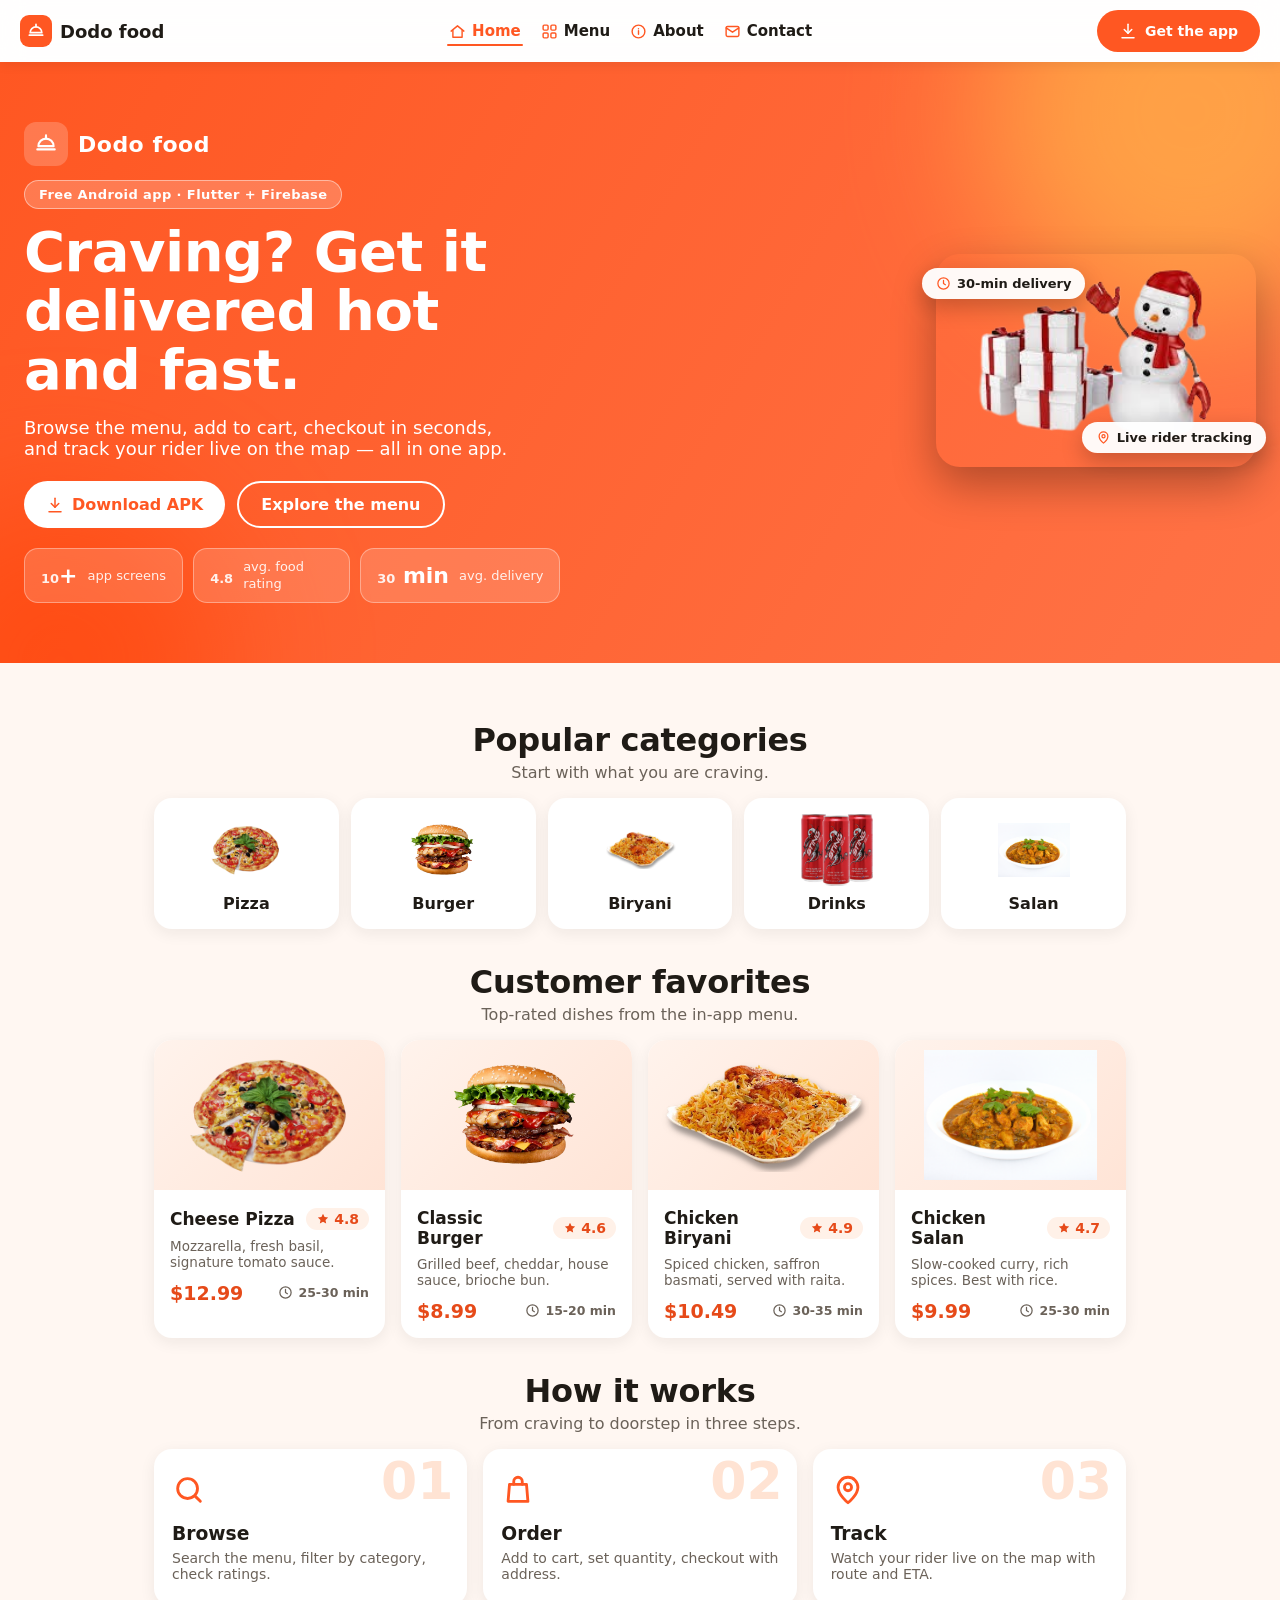
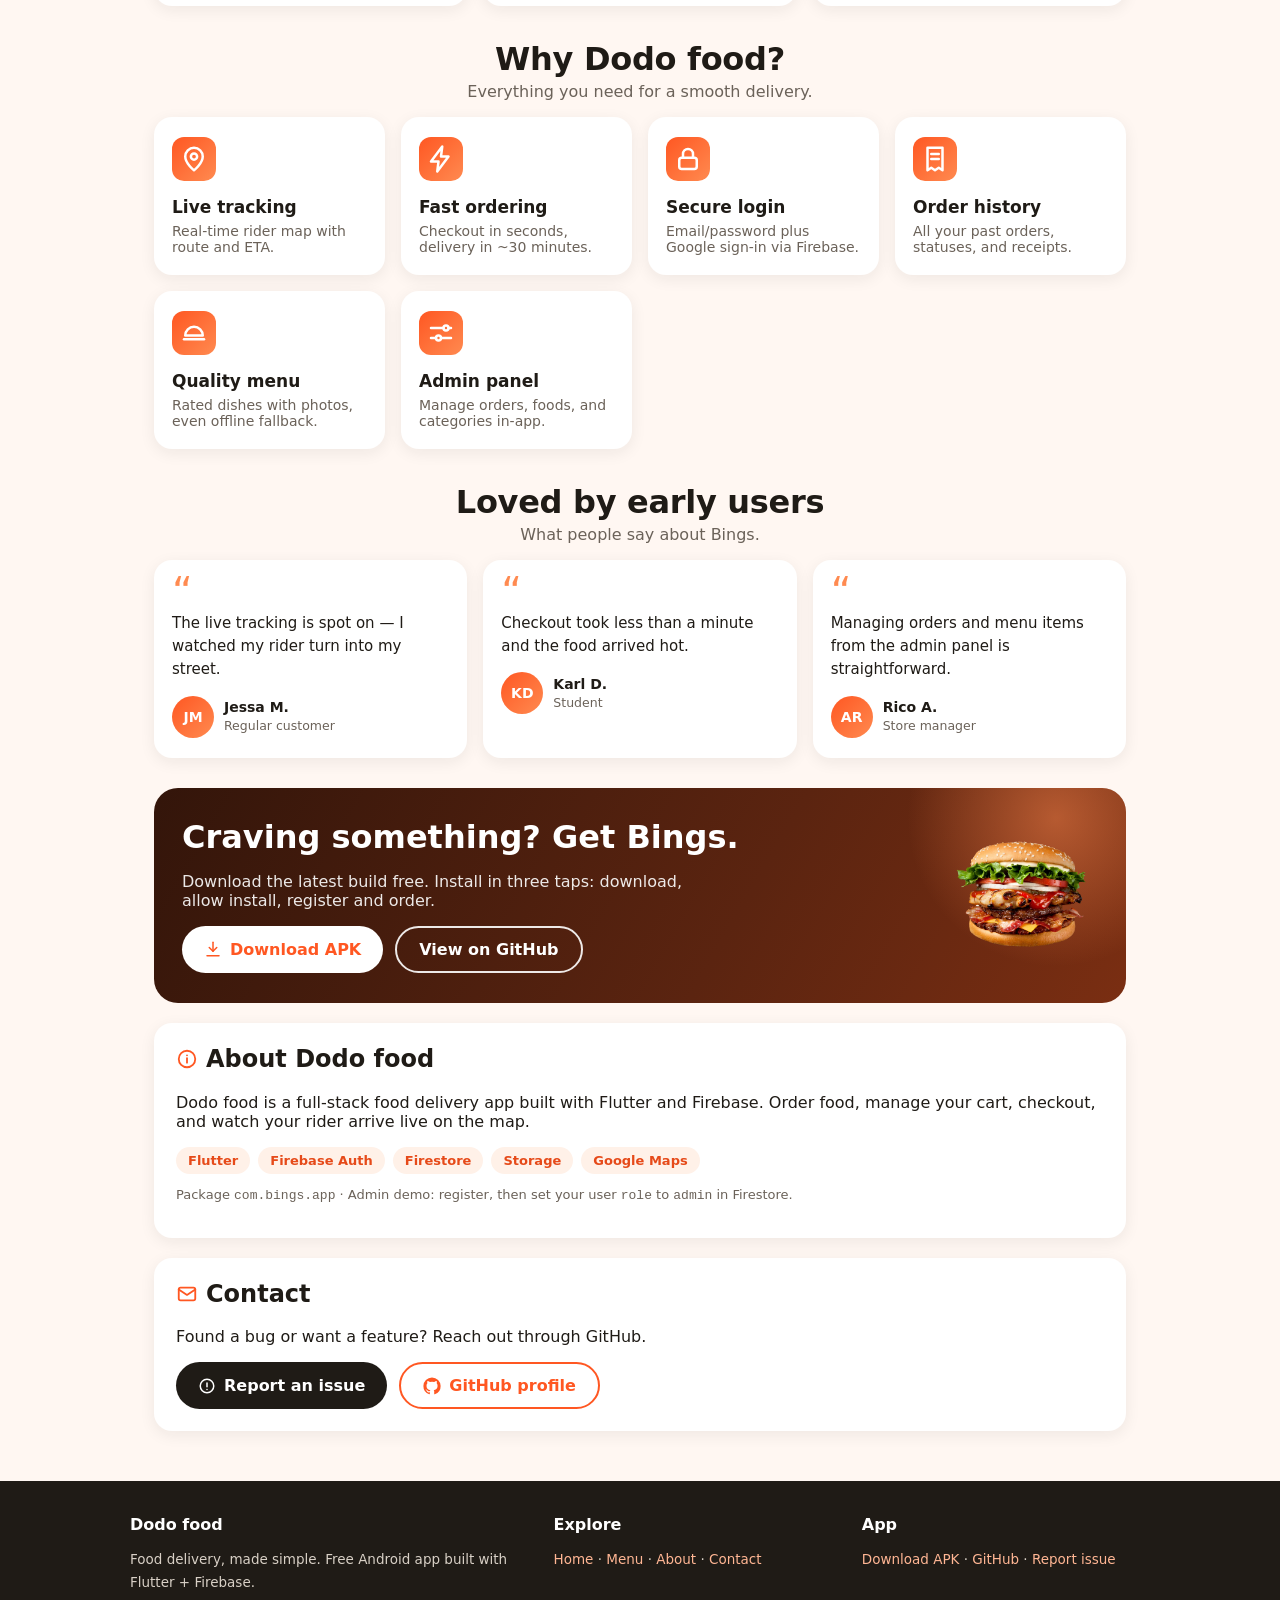
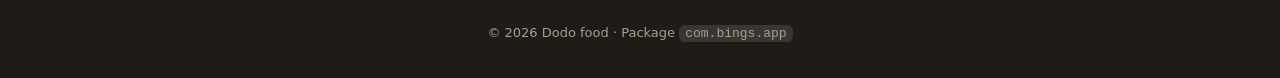
<file: landing/index.html>
<!DOCTYPE html>
<html lang="en">
<head>
<meta charset="UTF-8">
<meta name="viewport" content="width=device-width, initial-scale=1.0">
<meta name="description" content="Dodo food - Food Delivery App for Android. Browse foods, cart, checkout, live rider tracking. Download the APK.">
<meta name="theme-color" content="#ff5722">
<title>Dodo food — Food Delivery App</title>
<link rel="stylesheet" href="style.css">
<script src="script.js" defer></script>
</head>
<body>
<nav class="topnav">
  <a class="nav-brand" href="#home"><span class="logo sm" aria-hidden="true"><svg viewBox="0 0 24 24" fill="none" stroke="currentColor" stroke-width="2" stroke-linecap="round" stroke-linejoin="round"><path d="M4 17h16"/><path d="M12 7a7 7 0 0 1 7 7H5a7 7 0 0 1 7-7Z"/><path d="M12 7V5"/><circle cx="12" cy="4" r="1" fill="currentColor" stroke="none"/></svg></span>Dodo food</a>
  <div class="nav-links">
    <a href="#home" class="active"><svg viewBox="0 0 24 24" fill="none" stroke="currentColor" stroke-width="2" stroke-linecap="round" stroke-linejoin="round" aria-hidden="true"><path d="M3 11.5 12 4l9 7.5"/><path d="M5.5 10.5V20h13v-9.5"/></svg>Home</a>
    <a href="#menu"><svg viewBox="0 0 24 24" fill="none" stroke="currentColor" stroke-width="2" stroke-linecap="round" stroke-linejoin="round" aria-hidden="true"><rect x="3" y="3" width="7" height="7" rx="1.5"/><rect x="14" y="3" width="7" height="7" rx="1.5"/><rect x="3" y="14" width="7" height="7" rx="1.5"/><rect x="14" y="14" width="7" height="7" rx="1.5"/></svg>Menu</a>
    <a href="#about"><svg viewBox="0 0 24 24" fill="none" stroke="currentColor" stroke-width="2" stroke-linecap="round" stroke-linejoin="round" aria-hidden="true"><circle cx="12" cy="12" r="9"/><path d="M12 11v5"/><circle cx="12" cy="8" r="1" fill="currentColor" stroke="none"/></svg>About</a>
    <a href="#contact"><svg viewBox="0 0 24 24" fill="none" stroke="currentColor" stroke-width="2" stroke-linecap="round" stroke-linejoin="round" aria-hidden="true"><rect x="3" y="5" width="18" height="14" rx="2"/><path d="m3 7 9 6 9-6"/></svg>Contact</a>
  </div>
  <a class="btn nav-cta" href="https://github.com/merjohnpagente/Delivery-App/releases/download/latest/bings-app.apk"><svg class="icon" viewBox="0 0 24 24" fill="none" stroke="currentColor" stroke-width="2" stroke-linecap="round" stroke-linejoin="round" aria-hidden="true"><path d="M12 3v12"/><path d="m7 10 5 5 5-5"/><path d="M4 21h16"/></svg><span>Get the app</span></a>
</nav>

<header class="hero" id="home">
  <div class="hero-inner">
    <div class="brand">
      <span class="logo" aria-hidden="true"><svg viewBox="0 0 24 24" fill="none" stroke="currentColor" stroke-width="2" stroke-linecap="round" stroke-linejoin="round"><path d="M4 17h16"/><path d="M12 7a7 7 0 0 1 7 7H5a7 7 0 0 1 7-7Z"/><path d="M12 7V5"/><circle cx="12" cy="4" r="1" fill="currentColor" stroke="none"/></svg></span>
      <span class="brand-name">Dodo food</span>
    </div>
    <span class="pill">Free Android app · Flutter + Firebase</span>
    <h1>Craving? Get it delivered hot and fast.</h1>
    <p class="sub">Browse the menu, add to cart, checkout in seconds, and track your rider live on the map — all in one app.</p>
    <div class="cta">
      <a class="btn primary" href="https://github.com/merjohnpagente/Delivery-App/releases/download/latest/bings-app.apk"><svg class="icon" viewBox="0 0 24 24" fill="none" stroke="currentColor" stroke-width="2" stroke-linecap="round" stroke-linejoin="round" aria-hidden="true"><path d="M12 3v12"/><path d="m7 10 5 5 5-5"/><path d="M4 21h16"/></svg>Download APK</a>
      <a class="btn ghost" href="#menu">Explore the menu</a>
    </div>
    <div class="stats">
      <div class="stat"><strong><span data-count="10">0</span>+</strong><span>app screens</span></div>
      <div class="stat"><strong><span data-count="4.8" data-decimals="1">0</span></strong><span>avg. food rating</span></div>
      <div class="stat"><strong><span data-count="30">0</span> min</strong><span>avg. delivery</span></div>
    </div>
  </div>
  <div class="hero-art">
    <img src="assets/cover-image.png" alt="Dodo food food delivery">
    <span class="chip chip-a"><svg viewBox="0 0 24 24" fill="none" stroke="currentColor" stroke-width="2" stroke-linecap="round" stroke-linejoin="round" aria-hidden="true"><circle cx="12" cy="12" r="9"/><path d="M12 7v5l3 2"/></svg>30-min delivery</span>
    <span class="chip chip-b"><svg viewBox="0 0 24 24" fill="none" stroke="currentColor" stroke-width="2" stroke-linecap="round" stroke-linejoin="round" aria-hidden="true"><path d="M12 21s-7-5.5-7-11a7 7 0 0 1 14 0c0 5.5-7 11-7 11Z"/><circle cx="12" cy="10" r="2.5"/></svg>Live rider tracking</span>
  </div>
</header>

<main class="container">
  <h2 class="section-title reveal">Popular categories</h2>
  <p class="section-sub reveal" style="--d:.05s">Start with what you are craving.</p>
  <section class="cats" id="menu">
    <a class="cat reveal" style="--d:.05s" href="#favorites"><img src="assets/pizza.png" alt="Pizza"><span>Pizza</span></a>
    <a class="cat reveal" style="--d:.1s" href="#favorites"><img src="assets/burger.png" alt="Burger"><span>Burger</span></a>
    <a class="cat reveal" style="--d:.15s" href="#favorites"><img src="assets/biryani.png" alt="Biryani"><span>Biryani</span></a>
    <a class="cat reveal" style="--d:.2s" href="#favorites"><img src="assets/drink.png" alt="Drinks"><span>Drinks</span></a>
    <a class="cat reveal" style="--d:.25s" href="#favorites"><img src="assets/salan.png" alt="Salan"><span>Salan</span></a>
  </section>

  <h2 class="section-title reveal">Customer favorites</h2>
  <p class="section-sub reveal" style="--d:.05s">Top-rated dishes from the in-app menu.</p>
  <section class="dishes" id="favorites">
    <article class="dish reveal" style="--d:.05s">
      <img src="assets/pizza.png" alt="Cheese Pizza">
      <div class="dish-body">
        <div class="dish-top"><h3>Cheese Pizza</h3><span class="rating"><svg viewBox="0 0 24 24" fill="currentColor" aria-hidden="true"><path d="m12 3 2.7 5.6 6.1.8-4.5 4.2 1.1 6-5.4-3-5.4 3 1.1-6L3.2 9.4l6.1-.8Z"/></svg>4.8</span></div>
        <p>Mozzarella, fresh basil, signature tomato sauce.</p>
        <div class="dish-foot"><span class="price">$12.99</span><span class="time"><svg viewBox="0 0 24 24" fill="none" stroke="currentColor" stroke-width="2" stroke-linecap="round" stroke-linejoin="round" aria-hidden="true"><circle cx="12" cy="12" r="9"/><path d="M12 7v5l3 2"/></svg>25-30 min</span></div>
      </div>
    </article>
    <article class="dish reveal" style="--d:.1s">
      <img src="assets/burger.png" alt="Classic Burger">
      <div class="dish-body">
        <div class="dish-top"><h3>Classic Burger</h3><span class="rating"><svg viewBox="0 0 24 24" fill="currentColor" aria-hidden="true"><path d="m12 3 2.7 5.6 6.1.8-4.5 4.2 1.1 6-5.4-3-5.4 3 1.1-6L3.2 9.4l6.1-.8Z"/></svg>4.6</span></div>
        <p>Grilled beef, cheddar, house sauce, brioche bun.</p>
        <div class="dish-foot"><span class="price">$8.99</span><span class="time"><svg viewBox="0 0 24 24" fill="none" stroke="currentColor" stroke-width="2" stroke-linecap="round" stroke-linejoin="round" aria-hidden="true"><circle cx="12" cy="12" r="9"/><path d="M12 7v5l3 2"/></svg>15-20 min</span></div>
      </div>
    </article>
    <article class="dish reveal" style="--d:.15s">
      <img src="assets/biryani.png" alt="Chicken Biryani">
      <div class="dish-body">
        <div class="dish-top"><h3>Chicken Biryani</h3><span class="rating"><svg viewBox="0 0 24 24" fill="currentColor" aria-hidden="true"><path d="m12 3 2.7 5.6 6.1.8-4.5 4.2 1.1 6-5.4-3-5.4 3 1.1-6L3.2 9.4l6.1-.8Z"/></svg>4.9</span></div>
        <p>Spiced chicken, saffron basmati, served with raita.</p>
        <div class="dish-foot"><span class="price">$10.49</span><span class="time"><svg viewBox="0 0 24 24" fill="none" stroke="currentColor" stroke-width="2" stroke-linecap="round" stroke-linejoin="round" aria-hidden="true"><circle cx="12" cy="12" r="9"/><path d="M12 7v5l3 2"/></svg>30-35 min</span></div>
      </div>
    </article>
    <article class="dish reveal" style="--d:.2s">
      <img src="assets/salan.png" alt="Chicken Salan">
      <div class="dish-body">
        <div class="dish-top"><h3>Chicken Salan</h3><span class="rating"><svg viewBox="0 0 24 24" fill="currentColor" aria-hidden="true"><path d="m12 3 2.7 5.6 6.1.8-4.5 4.2 1.1 6-5.4-3-5.4 3 1.1-6L3.2 9.4l6.1-.8Z"/></svg>4.7</span></div>
        <p>Slow-cooked curry, rich spices. Best with rice.</p>
        <div class="dish-foot"><span class="price">$9.99</span><span class="time"><svg viewBox="0 0 24 24" fill="none" stroke="currentColor" stroke-width="2" stroke-linecap="round" stroke-linejoin="round" aria-hidden="true"><circle cx="12" cy="12" r="9"/><path d="M12 7v5l3 2"/></svg>25-30 min</span></div>
      </div>
    </article>
  </section>

  <h2 class="section-title reveal">How it works</h2>
  <p class="section-sub reveal" style="--d:.05s">From craving to doorstep in three steps.</p>
  <section class="steps" id="how">
    <div class="step reveal" style="--d:.05s">
      <span class="step-num">01</span>
      <svg viewBox="0 0 24 24" fill="none" stroke="currentColor" stroke-width="2" stroke-linecap="round" stroke-linejoin="round" aria-hidden="true"><circle cx="11" cy="11" r="7"/><path d="m20 20-3.5-3.5"/></svg>
      <h3>Browse</h3>
      <p>Search the menu, filter by category, check ratings.</p>
    </div>
    <div class="step reveal" style="--d:.12s">
      <span class="step-num">02</span>
      <svg viewBox="0 0 24 24" fill="none" stroke="currentColor" stroke-width="2" stroke-linecap="round" stroke-linejoin="round" aria-hidden="true"><path d="M6 8h12l1 12H5Z"/><path d="M9 8V6a3 3 0 0 1 6 0v2"/></svg>
      <h3>Order</h3>
      <p>Add to cart, set quantity, checkout with address.</p>
    </div>
    <div class="step reveal" style="--d:.19s">
      <span class="step-num">03</span>
      <svg viewBox="0 0 24 24" fill="none" stroke="currentColor" stroke-width="2" stroke-linecap="round" stroke-linejoin="round" aria-hidden="true"><path d="M12 21s-7-5.5-7-11a7 7 0 0 1 14 0c0 5.5-7 11-7 11Z"/><circle cx="12" cy="10" r="2.5"/></svg>
      <h3>Track</h3>
      <p>Watch your rider live on the map with route and ETA.</p>
    </div>
  </section>

  <h2 class="section-title reveal">Why Dodo food?</h2>
  <p class="section-sub reveal" style="--d:.05s">Everything you need for a smooth delivery.</p>
  <section class="features" id="features">
    <div class="feature reveal" style="--d:.05s">
      <svg viewBox="0 0 24 24" fill="none" stroke="currentColor" stroke-width="2" stroke-linecap="round" stroke-linejoin="round" aria-hidden="true"><path d="M12 21s-7-5.5-7-11a7 7 0 0 1 14 0c0 5.5-7 11-7 11Z"/><circle cx="12" cy="10" r="2.5"/></svg>
      <h3>Live tracking</h3><p>Real-time rider map with route and ETA.</p>
    </div>
    <div class="feature reveal" style="--d:.1s">
      <svg viewBox="0 0 24 24" fill="none" stroke="currentColor" stroke-width="2" stroke-linecap="round" stroke-linejoin="round" aria-hidden="true"><path d="M13 2 4 14h6l-1 8 9-12h-6Z"/></svg>
      <h3>Fast ordering</h3><p>Checkout in seconds, delivery in ~30 minutes.</p>
    </div>
    <div class="feature reveal" style="--d:.15s">
      <svg viewBox="0 0 24 24" fill="none" stroke="currentColor" stroke-width="2" stroke-linecap="round" stroke-linejoin="round" aria-hidden="true"><rect x="5" y="11" width="14" height="9" rx="2"/><path d="M8 11V8a4 4 0 0 1 8 0v3"/></svg>
      <h3>Secure login</h3><p>Email/password plus Google sign-in via Firebase.</p>
    </div>
    <div class="feature reveal" style="--d:.2s">
      <svg viewBox="0 0 24 24" fill="none" stroke="currentColor" stroke-width="2" stroke-linecap="round" stroke-linejoin="round" aria-hidden="true"><path d="M6 3h12v18l-3-2-3 2-3-2-3 2Z"/><path d="M9 8h6M9 12h6"/></svg>
      <h3>Order history</h3><p>All your past orders, statuses, and receipts.</p>
    </div>
    <div class="feature reveal" style="--d:.25s">
      <svg viewBox="0 0 24 24" fill="none" stroke="currentColor" stroke-width="2" stroke-linecap="round" stroke-linejoin="round" aria-hidden="true"><path d="M4 17h16"/><path d="M12 7a7 7 0 0 1 7 7H5a7 7 0 0 1 7-7Z"/></svg>
      <h3>Quality menu</h3><p>Rated dishes with photos, even offline fallback.</p>
    </div>
    <div class="feature reveal" style="--d:.3s">
      <svg viewBox="0 0 24 24" fill="none" stroke="currentColor" stroke-width="2" stroke-linecap="round" stroke-linejoin="round" aria-hidden="true"><path d="M4 8h10M18 8h2M4 16h4M12 16h8"/><circle cx="16" cy="8" r="2"/><circle cx="10" cy="16" r="2"/></svg>
      <h3>Admin panel</h3><p>Manage orders, foods, and categories in-app.</p>
    </div>
  </section>

  <h2 class="section-title reveal">Loved by early users</h2>
  <p class="section-sub reveal" style="--d:.05s">What people say about Bings.</p>
  <section class="quotes">
    <figure class="quote reveal" style="--d:.05s">
      <blockquote>The live tracking is spot on — I watched my rider turn into my street.</blockquote>
      <figcaption><span class="avatar">JM</span><span><strong>Jessa M.</strong><em>Regular customer</em></span></figcaption>
    </figure>
    <figure class="quote reveal" style="--d:.12s">
      <blockquote>Checkout took less than a minute and the food arrived hot.</blockquote>
      <figcaption><span class="avatar">KD</span><span><strong>Karl D.</strong><em>Student</em></span></figcaption>
    </figure>
    <figure class="quote reveal" style="--d:.19s">
      <blockquote>Managing orders and menu items from the admin panel is straightforward.</blockquote>
      <figcaption><span class="avatar">AR</span><span><strong>Rico A.</strong><em>Store manager</em></span></figcaption>
    </figure>
  </section>

  <section class="banner reveal" id="download">
    <div>
      <h2>Craving something? Get Bings.</h2>
      <p>Download the latest build free. Install in three taps: download, allow install, register and order.</p>
      <div class="cta-row">
        <a class="btn primary" href="https://github.com/merjohnpagente/Delivery-App/releases/download/latest/bings-app.apk"><svg class="icon" viewBox="0 0 24 24" fill="none" stroke="currentColor" stroke-width="2" stroke-linecap="round" stroke-linejoin="round" aria-hidden="true"><path d="M12 3v12"/><path d="m7 10 5 5 5-5"/><path d="M4 21h16"/></svg>Download APK</a>
        <a class="btn ghost-dark" href="https://github.com/merjohnpagente/Delivery-App">View on GitHub</a>
      </div>
    </div>
    <img src="assets/burger.png" alt="Dodo food burger">
  </section>

  <section class="panel reveal" id="about">
    <h2><svg viewBox="0 0 24 24" fill="none" stroke="currentColor" stroke-width="2" stroke-linecap="round" stroke-linejoin="round" aria-hidden="true"><circle cx="12" cy="12" r="9"/><path d="M12 11v5"/><circle cx="12" cy="8" r="1" fill="currentColor" stroke="none"/></svg>About Dodo food</h2>
    <p>Dodo food is a full-stack food delivery app built with Flutter and Firebase. Order food, manage your cart, checkout, and watch your rider arrive live on the map.</p>
    <div class="chips">
      <span>Flutter</span><span>Firebase Auth</span><span>Firestore</span><span>Storage</span><span>Google Maps</span>
    </div>
    <p class="tiny">Package <code>com.bings.app</code> · Admin demo: register, then set your user <code>role</code> to <code>admin</code> in Firestore.</p>
  </section>

  <section class="panel reveal" id="contact">
    <h2><svg viewBox="0 0 24 24" fill="none" stroke="currentColor" stroke-width="2" stroke-linecap="round" stroke-linejoin="round" aria-hidden="true"><rect x="3" y="5" width="18" height="14" rx="2"/><path d="m3 7 9 6 9-6"/></svg>Contact</h2>
    <p>Found a bug or want a feature? Reach out through GitHub.</p>
    <div class="cta-row">
      <a class="btn dark" href="https://github.com/merjohnpagente/Delivery-App/issues"><svg class="icon" viewBox="0 0 24 24" fill="none" stroke="currentColor" stroke-width="2" stroke-linecap="round" stroke-linejoin="round" aria-hidden="true"><circle cx="12" cy="12" r="9"/><path d="M12 8v5"/><path d="M12 16.5v.01"/></svg>Report an issue</a>
      <a class="btn light" href="https://github.com/merjohnpagente"><svg class="icon" viewBox="0 0 24 24" fill="currentColor" aria-hidden="true"><path d="M12 .5A11.5 11.5 0 0 0 .5 12a11.5 11.5 0 0 0 7.86 10.93c.58.1.79-.25.79-.55v-2c-3.2.7-3.87-1.36-3.87-1.36-.52-1.33-1.28-1.68-1.28-1.68-1.04-.71.08-.7.08-.7 1.15.08 1.76 1.19 1.76 1.19 1.03 1.75 2.69 1.25 3.35.95.1-.74.4-1.25.72-1.53-2.55-.29-5.23-1.28-5.23-5.68 0-1.26.45-2.28 1.19-3.09-.12-.29-.52-1.46.11-3.05 0 0 .97-.31 3.18 1.18a11 11 0 0 1 5.8 0c2.2-1.49 3.17-1.18 3.17-1.18.63 1.59.23 2.76.11 3.05.74.81 1.19 1.83 1.19 3.09 0 4.41-2.69 5.38-5.25 5.67.41.35.77 1.05.77 2.12v3.14c0 .3.2.66.8.55A11.5 11.5 0 0 0 23.5 12 11.5 11.5 0 0 0 12 .5Z"/></svg>GitHub profile</a>
    </div>
  </section>
</main>

<footer>
  <div class="foot-grid">
    <div>
      <strong>Dodo food</strong>
      <p>Food delivery, made simple. Free Android app built with Flutter + Firebase.</p>
    </div>
    <div>
      <strong>Explore</strong>
      <p><a href="#home">Home</a> · <a href="#menu">Menu</a> · <a href="#about">About</a> · <a href="#contact">Contact</a></p>
    </div>
    <div>
      <strong>App</strong>
      <p><a href="https://github.com/merjohnpagente/Delivery-App/releases/download/latest/bings-app.apk">Download APK</a> · <a href="https://github.com/merjohnpagente/Delivery-App">GitHub</a> · <a href="https://github.com/merjohnpagente/Delivery-App/issues">Report issue</a></p>
    </div>
  </div>
  <p class="tiny">© <span id="year">2026</span> Dodo food · Package <code>com.bings.app</code></p>
</footer>
</body>
</html>
</file>
<file: landing/style.css>
:root {
  --brand: #ff5722;
  --brand-deep: #e64a19;
  --brand-soft: #ff8a50;
  --dark: #1f1b16;
  --muted: #6b6259;
  --bg: #fff7f2;
  --card: #ffffff;
  --radius: 18px;
  --shadow-sm: 0 4px 16px rgba(31,27,22,.07);
  --shadow-md: 0 14px 34px rgba(255,87,34,.20);
  --ease-out: cubic-bezier(.16,1,.3,1);
}
* { box-sizing: border-box; }
html { scroll-behavior: smooth; }
body { margin: 0; font-family: system-ui, -apple-system, "Segoe UI", Roboto, sans-serif; background: var(--bg); color: var(--dark); -webkit-font-smoothing: antialiased; }
section { scroll-margin-top: 70px; }

/* ---------- Nav ---------- */
.topnav { position: sticky; top: 0; z-index: 20; display: flex; align-items: center; justify-content: space-between; gap: 12px; padding: 10px 20px; background: rgba(255,255,255,.88); backdrop-filter: blur(12px); -webkit-backdrop-filter: blur(12px); box-shadow: 0 2px 12px rgba(0,0,0,.08); }
.nav-brand { display: flex; align-items: center; gap: 8px; font-weight: 800; font-size: 18px; color: var(--dark); text-decoration: none; }
.logo { display: inline-flex; align-items: center; justify-content: center; width: 44px; height: 44px; border-radius: 12px; background: rgba(255,255,255,.2); }
.logo svg { width: 26px; height: 26px; }
.logo.sm { width: 32px; height: 32px; border-radius: 9px; background: var(--brand); color: #fff; transition: transform .25s ease; }
.logo.sm svg { width: 20px; height: 20px; }
.nav-brand:hover .logo.sm { transform: rotate(-8deg) scale(1.05); }
.nav-links { display: flex; gap: 16px; }
.nav-links a { position: relative; display: flex; align-items: center; gap: 6px; color: var(--dark); text-decoration: none; font-weight: 600; font-size: 15px; padding: 6px 2px; transition: color .25s ease; }
.nav-links a svg { width: 17px; height: 17px; color: var(--brand); }
.nav-links a::after { content: ""; position: absolute; left: 0; bottom: 0; height: 2px; width: 0; background: var(--brand); border-radius: 2px; transition: width .25s ease; }
.nav-links a:hover::after, .nav-links a.active::after { width: 100%; }
.nav-links a.active { color: var(--brand); }
.nav-cta { padding: 9px 16px; font-size: 14px; background: var(--brand); color: #fff; }
.nav-cta:hover { background: var(--brand-deep); box-shadow: var(--shadow-md); }

/* ---------- Buttons / icons ---------- */
.icon { width: 18px; height: 18px; }
.btn { display: inline-flex; align-items: center; gap: 8px; padding: 12px 22px; border-radius: 999px; text-decoration: none; font-weight: 700; transition: transform .2s ease, box-shadow .2s ease, background .2s ease, color .2s ease; }
.btn:hover { transform: translateY(-2px); }
.btn:active { transform: translateY(0); }
.btn.primary { background: #fff; color: var(--brand); }
.btn.primary:hover { box-shadow: 0 12px 26px rgba(0,0,0,.28); }
.btn.ghost { border: 2px solid #fff; color: #fff; }
.btn.ghost:hover { background: rgba(255,255,255,.16); }
.btn.ghost-dark { border: 2px solid rgba(255,255,255,.9); color: #fff; }
.btn.ghost-dark:hover { background: rgba(255,255,255,.16); }
.btn.dark { background: var(--dark); color: #fff; }
.btn.dark:hover { background: #000; box-shadow: var(--shadow-sm); }
.btn.light { border: 2px solid var(--brand); color: var(--brand); }
.btn.light:hover { background: var(--brand); color: #fff; }

/* ---------- Hero ---------- */
.hero { position: relative; overflow: hidden; display: flex; gap: 24px; align-items: center; justify-content: space-between; padding: 60px 24px; background: linear-gradient(120deg, #ff5722, #ff7043 45%, #ff8a50); background-size: 200% 200%; animation: heroShift 12s ease-in-out infinite alternate; color: #fff; flex-wrap: wrap; }
@keyframes heroShift { from { background-position: 0% 40%; } to { background-position: 100% 60%; } }
.hero::before, .hero::after { content: ""; position: absolute; border-radius: 50%; filter: blur(70px); opacity: .5; pointer-events: none; }
.hero::before { width: 420px; height: 420px; background: #ffd54f; top: -160px; right: -120px; animation: blob 14s ease-in-out infinite alternate; }
.hero::after { width: 340px; height: 340px; background: #ff3d00; bottom: -170px; left: -110px; animation: blob 18s ease-in-out infinite alternate-reverse; }
@keyframes blob { from { transform: translate(0,0) scale(1); } to { transform: translate(60px,40px) scale(1.15); } }
.hero-inner { max-width: 540px; position: relative; z-index: 1; }
.hero-inner > * { animation: fadeUp .8s var(--ease-out) both; }
.hero-inner > *:nth-child(2) { animation-delay: .08s; }
.hero-inner > *:nth-child(3) { animation-delay: .16s; }
.hero-inner > *:nth-child(4) { animation-delay: .24s; }
.hero-inner > *:nth-child(5) { animation-delay: .32s; }
@keyframes fadeUp { from { opacity: 0; transform: translateY(26px); } to { opacity: 1; transform: none; } }
.brand { display: flex; align-items: center; gap: 10px; font-weight: 800; }
.brand-name { font-size: 22px; letter-spacing: .5px; }
.pill { display: inline-block; font-size: 13px; font-weight: 700; letter-spacing: .4px; background: rgba(255,255,255,.2); border: 1px solid rgba(255,255,255,.45); padding: 6px 14px; border-radius: 999px; margin-top: 14px; }
.hero h1 { font-size: clamp(34px, 5.4vw, 56px); line-height: 1.05; margin: 14px 0 8px; letter-spacing: -.5px; }
.sub { opacity: .95; font-size: 18px; max-width: 44ch; }
.cta { display: flex; gap: 12px; margin-top: 22px; flex-wrap: wrap; }
.stats { display: flex; gap: 10px; flex-wrap: wrap; margin-top: 20px; }
.stat { display: flex; align-items: center; gap: 10px; background: rgba(255,255,255,.16); border: 1px solid rgba(255,255,255,.35); padding: 10px 16px; border-radius: 14px; }
.stat strong { font-size: 22px; }
.stat span:last-child { font-size: 13px; opacity: .9; max-width: 90px; line-height: 1.25; }
.hero-art { position: relative; z-index: 1; }
.hero-art img { width: min(320px, 80vw); border-radius: 24px; box-shadow: 0 18px 44px rgba(0,0,0,.30); animation: float 6s ease-in-out infinite; }
@keyframes float { 0%, 100% { transform: translateY(0); } 50% { transform: translateY(-12px); } }
.chip { position: absolute; display: flex; align-items: center; gap: 6px; font-size: 13px; font-weight: 700; color: var(--dark); background: rgba(255,255,255,.96); padding: 8px 14px; border-radius: 999px; box-shadow: 0 8px 22px rgba(0,0,0,.22); animation: float 5s ease-in-out infinite; white-space: nowrap; }
.chip svg { width: 15px; height: 15px; color: var(--brand); }
.chip-a { top: 14px; left: -14px; }
.chip-b { bottom: 18px; right: -10px; animation-delay: 2.5s; }

/* ---------- Content ---------- */
.container { max-width: 1020px; margin: 0 auto; padding: 24px; }
.section-title { text-align: center; font-size: clamp(24px, 3.4vw, 32px); margin: 34px 0 4px; letter-spacing: -.3px; }
.section-sub { text-align: center; color: var(--muted); margin: 0 0 6px; }

/* ---------- Scroll reveal ---------- */
.reveal { opacity: 0; transform: translateY(28px); transition: opacity .7s ease, transform .7s var(--ease-out); transition-delay: var(--d, 0s); }
.reveal.visible { opacity: 1; transform: none; }

/* ---------- Categories ---------- */
.cats { display: grid; grid-template-columns: repeat(auto-fit, minmax(130px, 1fr)); gap: 12px; margin-top: 16px; }
.cat { display: flex; flex-direction: column; align-items: center; gap: 8px; background: var(--card); border-radius: var(--radius); padding: 16px 8px; text-decoration: none; color: var(--dark); font-weight: 700; box-shadow: var(--shadow-sm); transition: transform .25s ease, box-shadow .25s ease; }
.cat:hover { transform: translateY(-5px); box-shadow: var(--shadow-md); }
.cat img { width: 72px; height: 72px; object-fit: contain; transition: transform .3s ease; }
.cat:hover img { transform: scale(1.1) rotate(-2deg); }

/* ---------- Dishes ---------- */
.dishes { display: grid; grid-template-columns: repeat(auto-fit, minmax(220px, 1fr)); gap: 16px; margin-top: 16px; }
.dish { background: var(--card); border-radius: var(--radius); overflow: hidden; box-shadow: var(--shadow-sm); transition: transform .25s ease, box-shadow .25s ease; }
.dish:hover { transform: translateY(-6px); box-shadow: var(--shadow-md); }
.dish > img { width: 100%; height: 150px; object-fit: contain; background: linear-gradient(135deg, #fff3ec, #ffe4d6); padding: 10px; transition: transform .3s ease; }
.dish:hover > img { transform: scale(1.05); }
.dish-body { padding: 14px 16px 16px; }
.dish-top { display: flex; align-items: center; justify-content: space-between; gap: 8px; }
.dish-top h3 { margin: 0; font-size: 17px; }
.rating { display: inline-flex; align-items: center; gap: 4px; font-size: 14px; font-weight: 800; color: var(--brand-deep); background: #fff1e8; padding: 3px 10px; border-radius: 999px; }
.rating svg { width: 14px; height: 14px; }
.dish-body p { color: var(--muted); font-size: 13.5px; margin: 8px 0 12px; }
.dish-foot { display: flex; align-items: center; justify-content: space-between; }
.price { font-size: 19px; font-weight: 800; color: var(--brand-deep); }
.time { display: inline-flex; align-items: center; gap: 5px; font-size: 12.5px; color: var(--muted); font-weight: 600; }
.time svg { width: 15px; height: 15px; }

/* ---------- Steps ---------- */
.steps { display: grid; grid-template-columns: repeat(auto-fit, minmax(220px, 1fr)); gap: 16px; margin-top: 16px; }
.step { position: relative; background: var(--card); border-radius: var(--radius); padding: 24px 18px; box-shadow: var(--shadow-sm); overflow: hidden; transition: transform .25s ease, box-shadow .25s ease; }
.step:hover { transform: translateY(-5px); box-shadow: var(--shadow-md); }
.step-num { position: absolute; top: 6px; right: 14px; font-size: 52px; font-weight: 800; color: #ffe3d3; line-height: 1; }
.step svg { width: 34px; height: 34px; color: var(--brand); }
.step h3 { margin: 12px 0 6px; }
.step p { color: var(--muted); font-size: 14px; margin: 0; }

/* ---------- Features ---------- */
.features { display: grid; grid-template-columns: repeat(auto-fit, minmax(220px, 1fr)); gap: 16px; margin-top: 16px; }
.feature { background: var(--card); border-radius: var(--radius); padding: 20px 18px; box-shadow: var(--shadow-sm); transition: transform .25s ease, box-shadow .25s ease; }
.feature:hover { transform: translateY(-5px); box-shadow: var(--shadow-md); }
.feature svg { width: 30px; height: 30px; color: #fff; background: linear-gradient(135deg, var(--brand), var(--brand-soft)); padding: 7px; border-radius: 12px; box-sizing: content-box; }
.feature h3 { margin: 12px 0 6px; font-size: 17px; }
.feature p { color: var(--muted); font-size: 14px; margin: 0; }

/* ---------- Testimonials ---------- */
.quotes { display: grid; grid-template-columns: repeat(auto-fit, minmax(240px, 1fr)); gap: 16px; margin-top: 16px; }
.quote { background: var(--card); border-radius: var(--radius); padding: 20px 18px; margin: 0; box-shadow: var(--shadow-sm); display: flex; flex-direction: column; gap: 14px; transition: transform .25s ease, box-shadow .25s ease; }
.quote:hover { transform: translateY(-5px); box-shadow: var(--shadow-md); }
.quote blockquote { margin: 0; font-size: 15px; line-height: 1.55; }
.quote blockquote::before { content: "\201C"; display: block; font-size: 40px; line-height: .6; color: var(--brand-soft); margin-bottom: 8px; }
.quote figcaption { display: flex; align-items: center; gap: 10px; }
.avatar { flex: 0 0 42px; width: 42px; height: 42px; border-radius: 50%; background: linear-gradient(135deg, var(--brand), var(--brand-soft)); color: #fff; font-weight: 800; font-size: 14px; display: flex; align-items: center; justify-content: center; }
.quote figcaption strong { display: block; font-size: 14px; }
.quote figcaption em { font-style: normal; font-size: 12.5px; color: var(--muted); }

/* ---------- Download banner ---------- */
.banner { display: flex; align-items: center; justify-content: space-between; gap: 20px; margin-top: 30px; padding: 30px 28px; border-radius: 24px; background: linear-gradient(120deg, #33150a, #5b2410 60%, #7a2e12); color: #fff; overflow: hidden; position: relative; }
.banner::before { content: ""; position: absolute; width: 300px; height: 300px; border-radius: 50%; background: radial-gradient(circle, rgba(255,138,80,.5), transparent 70%); top: -120px; right: -80px; }
.banner h2 { margin: 0 0 8px; font-size: clamp(24px, 3.4vw, 32px); }
.banner p { opacity: .9; max-width: 52ch; }
.banner img { width: 150px; animation: float 6s ease-in-out infinite; position: relative; }
.cta-row { display: flex; gap: 12px; flex-wrap: wrap; margin-top: 16px; }

/* ---------- Panels ---------- */
.panel { background: var(--card); border-radius: var(--radius); padding: 22px; margin-top: 20px; box-shadow: var(--shadow-sm); }
.panel h2 { display: flex; align-items: center; gap: 8px; margin-top: 0; }
.panel h2 svg { width: 22px; height: 22px; color: var(--brand); }
.chips { display: flex; gap: 8px; flex-wrap: wrap; margin: 12px 0; }
.chips span { font-size: 13px; font-weight: 700; background: #fff1e8; color: var(--brand-deep); padding: 6px 12px; border-radius: 999px; }
.tiny { color: var(--muted); font-size: 13px; }

/* ---------- Footer ---------- */
footer { margin-top: 26px; background: var(--dark); color: #d8d0c6; padding: 34px 24px 26px; }
.foot-grid { max-width: 1020px; margin: 0 auto 18px; display: grid; grid-template-columns: 1.4fr 1fr 1fr; gap: 20px; }
.foot-grid strong { color: #fff; }
.foot-grid p { font-size: 13.5px; line-height: 1.7; }
.foot-grid a { color: #ffb694; text-decoration: none; }
.foot-grid a:hover { text-decoration: underline; }
footer .tiny { text-align: center; color: #a89e91; }
footer code { background: rgba(255,255,255,.12); padding: 1px 6px; border-radius: 6px; }

/* ---------- Responsive ---------- */
@media (max-width: 760px) {
  .hero { padding: 42px 18px; }
  .nav-links { gap: 8px; overflow-x: auto; }
  .nav-links a { font-size: 13px; }
  .nav-links a svg { display: none; }
  .nav-cta span { display: none; }
  .nav-cta { padding: 9px 12px; }
  .chip-a { left: 0; }
  .chip-b { right: 0; }
  .banner { flex-direction: column; text-align: center; }
  .banner .cta-row { justify-content: center; }
  .foot-grid { grid-template-columns: 1fr; }
}

/* ---------- Reduced motion ---------- */
@media (prefers-reduced-motion: reduce) {
  *, *::before, *::after { animation: none !important; transition: none !important; }
  .reveal { opacity: 1; transform: none; }
  html { scroll-behavior: auto; }
}
</file>
